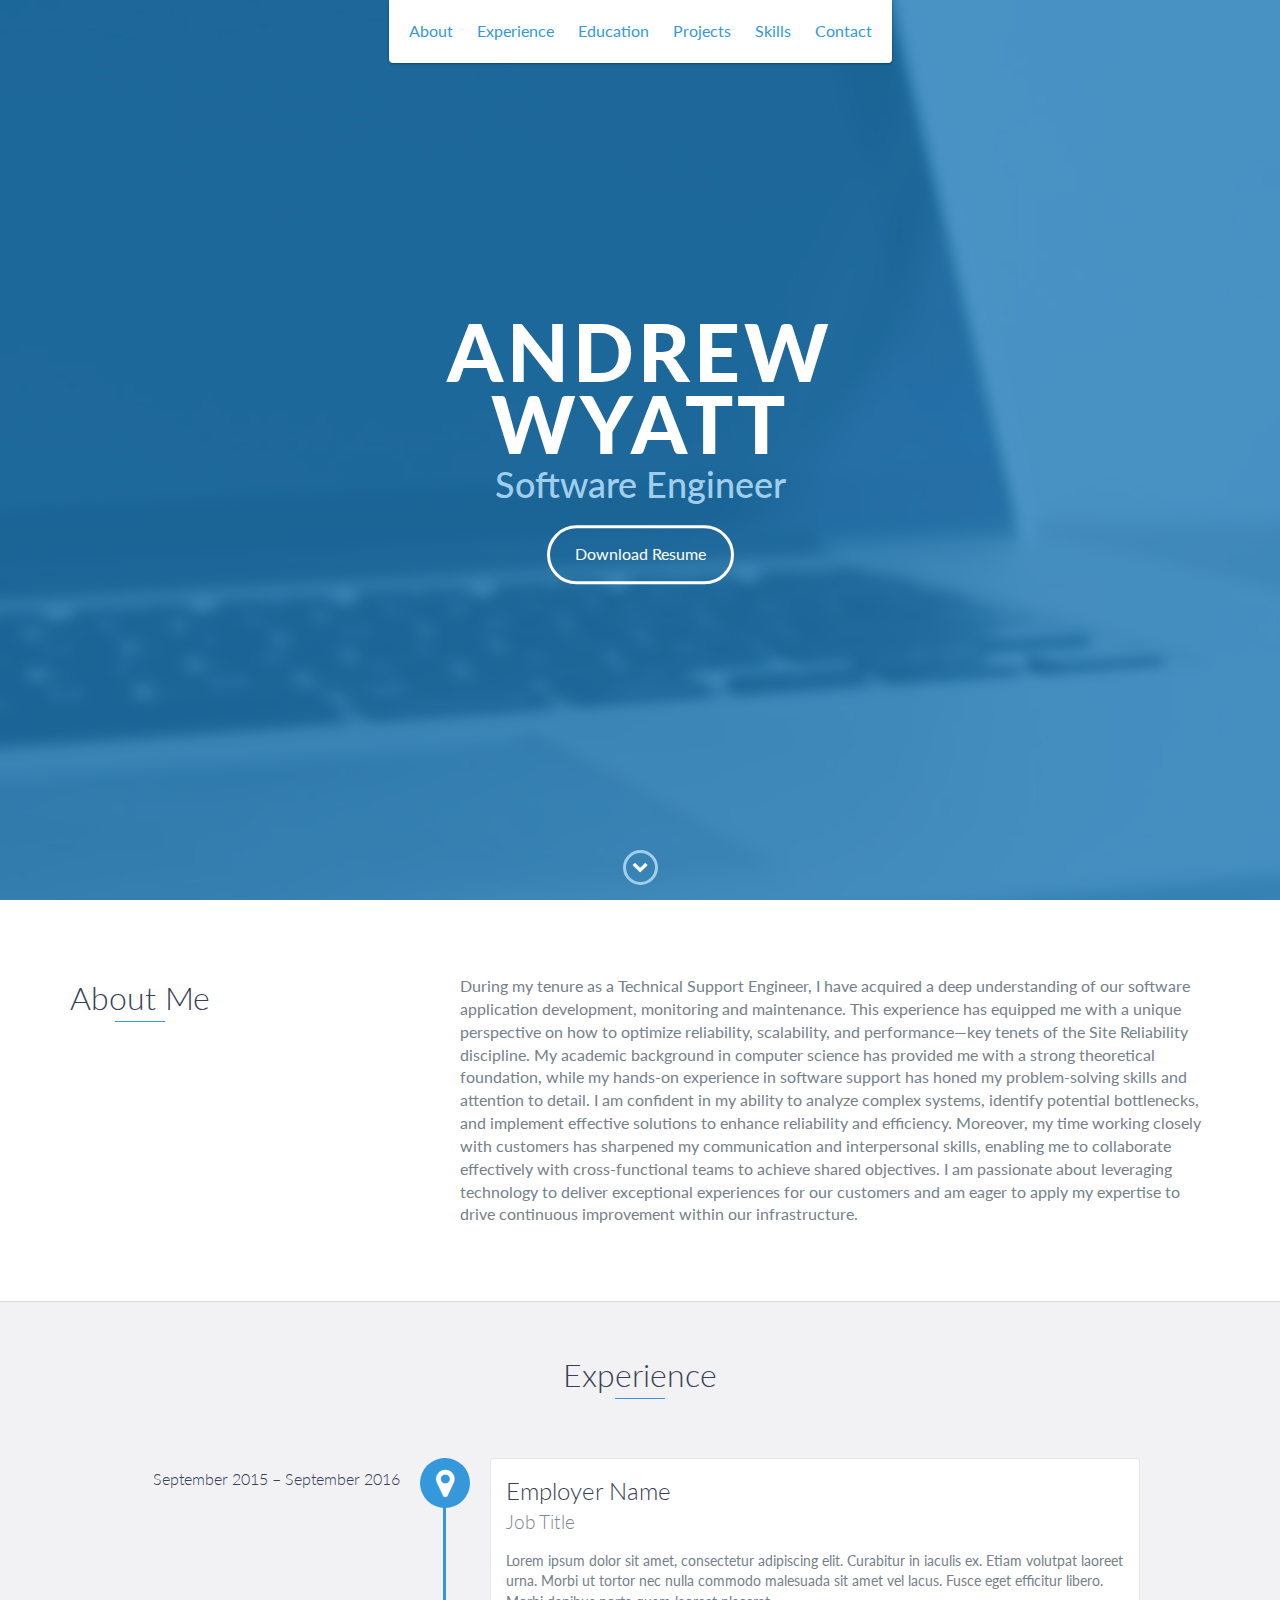
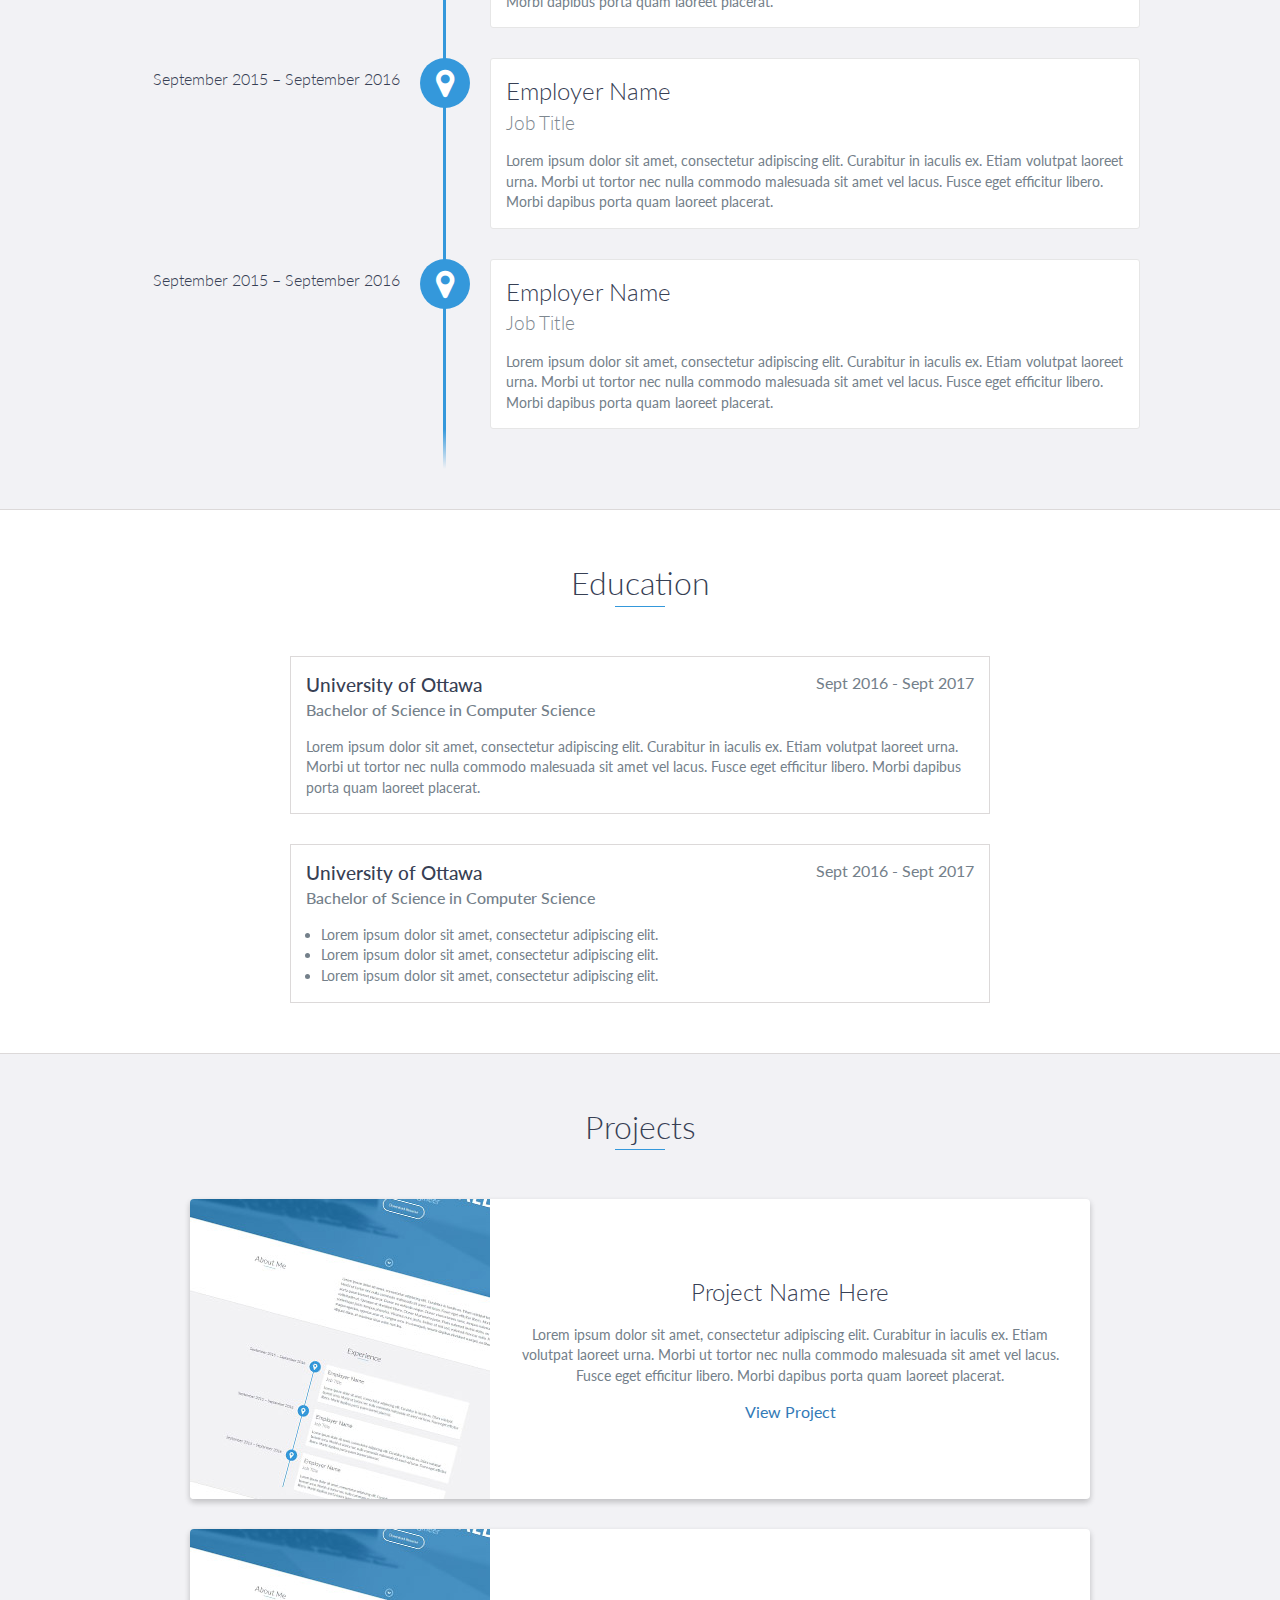
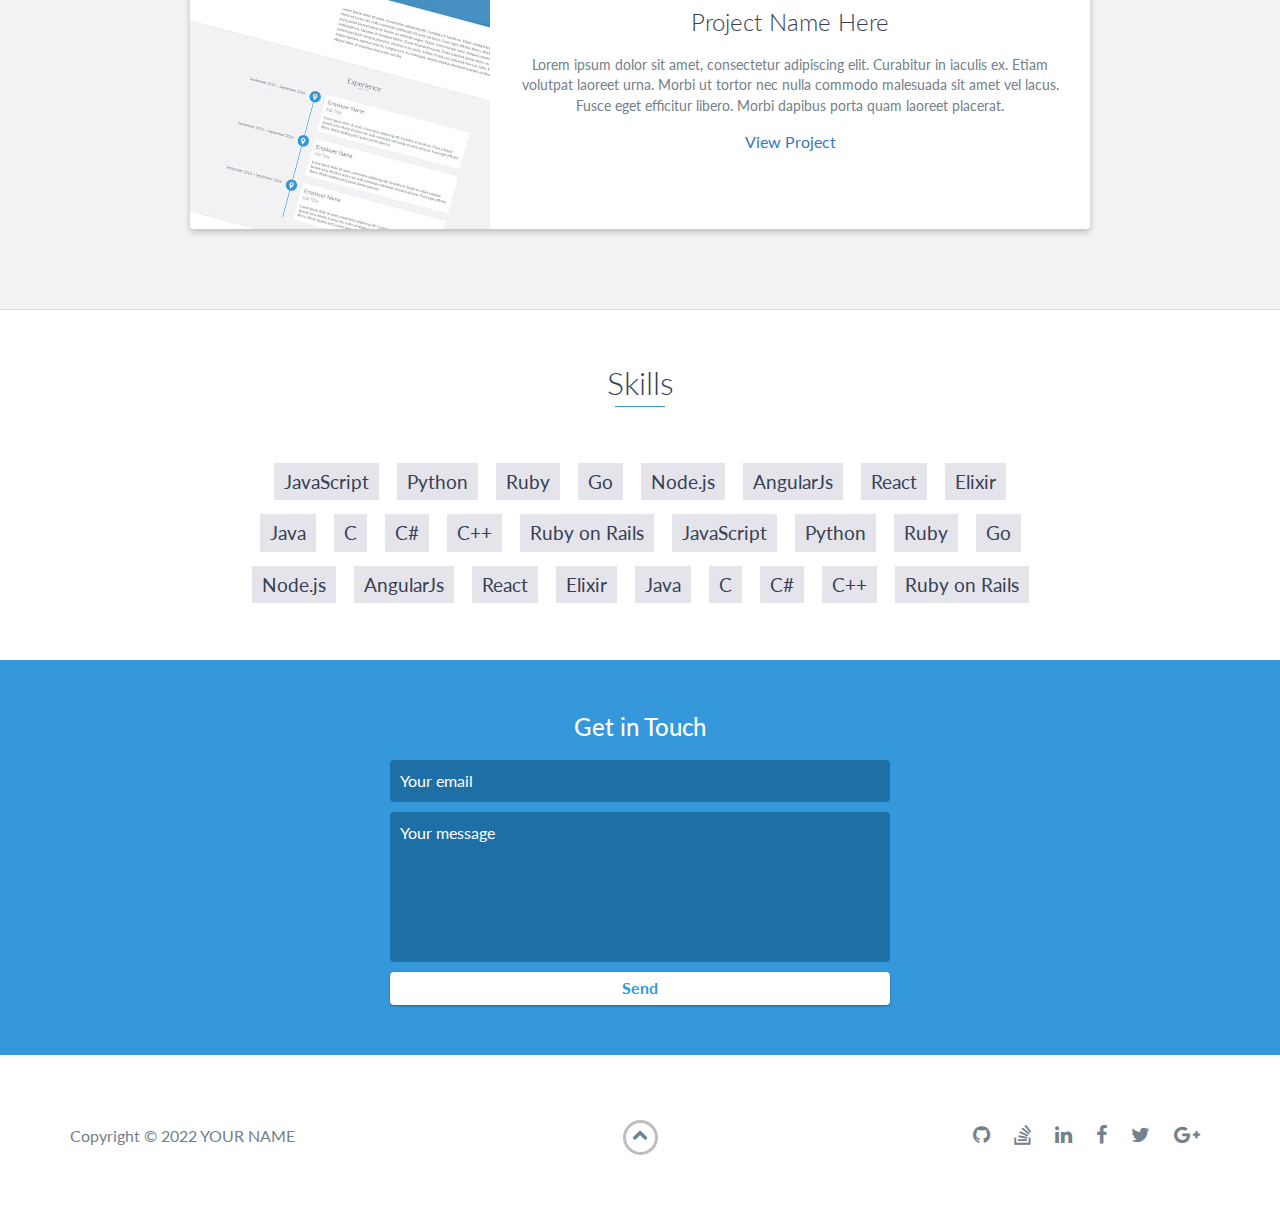
<file: index.html>
<!DOCTYPE html>
<html class="no-js" lang="en">

<head>
    <meta charset="utf-8">
    <meta http-equiv="X-UA-Compatible" content="IE=edge">
    <meta name="viewport" content="width=device-width, initial-scale=1">
    <title>My Portfolio</title>
	<link rel="shortcut icon" href="favicon.ico" type="image/x-icon">
	<link rel="icon" href="favicon.ico" type="image/x-icon">
    <link href="https://fonts.googleapis.com/css?family=Lato:300,400,700,900" rel="stylesheet">
    <link rel="stylesheet" href="libs/font-awesome/css/font-awesome.min.css">
    <link href="css/bootstrap.min.css" rel="stylesheet">
    <link href="css/styles.css" rel="stylesheet">
</head>

<body>
    <div id="mobile-menu-open" class="shadow-large">
        <i class="fa fa-bars" aria-hidden="true"></i>
    </div>
    <!-- End #mobile-menu-toggle -->
    <header>
        <div id="mobile-menu-close">
            <span>Close</span> <i class="fa fa-times" aria-hidden="true"></i>
        </div>
        <ul id="menu" class="shadow">
            <li>
                <a href="#about">About</a>
            </li>
            <li>
                <a href="#experience">Experience</a>
            </li>
            <li>
                <a href="#education">Education</a>
            </li>
            <li>
                <a href="#projects">Projects</a>
            </li>
            <li>
                <a href="#skills">Skills</a>
            </li>
            <li>
                <a href="#contact">Contact</a>
            </li>
        </ul>
    </header>
    <!-- End header -->

    <div id="lead">
        <div id="lead-content">
            <h1>Andrew Wyatt</h1>
            <h2>Software Engineer</h2>
            <a href="/resume.pdf" class="btn-rounded-white">Download Resume</a>
        </div>
        <!-- End #lead-content -->

        <div id="lead-overlay"></div>

        <div id="lead-down">
            <span>
                <i class="fa fa-chevron-down" aria-hidden="true"></i>
            </span>
        </div>
        <!-- End #lead-down -->
    </div>
    <!-- End #lead -->

    <div id="about">
        <div class="container">
            <div class="row">
                <div class="col-md-4">
                    <h2 class="heading">About Me</h2>
                </div>
                <div class="col-md-8">
                    <p>
                        During my tenure as a Technical Support Engineer, I have acquired a deep understanding of our software application development, monitoring and maintenance. This experience has equipped me with a unique perspective on how to optimize reliability, scalability, and performance—key tenets of the Site Reliability discipline.
My academic background in computer science has provided me with a strong theoretical foundation, while my hands-on experience in software support  has honed my problem-solving skills and attention to detail. I am confident in my ability to analyze complex systems, identify potential bottlenecks, and implement effective solutions to enhance reliability and efficiency.
Moreover, my time working closely with customers has sharpened my communication and interpersonal skills, enabling me to collaborate effectively with cross-functional teams to achieve shared objectives. I am passionate about leveraging technology to deliver exceptional experiences for our customers and am eager to apply my expertise to drive continuous improvement within our infrastructure.
                    </p>
                </div>
            </div>
        </div>
    </div>
    <!-- End #about -->

    <div id="experience" class="background-alt">
        <h2 class="heading">Experience</h2>
        <div id="experience-timeline">
            <div data-date="September 2015 – September 2016">
                <h3>Employer Name</h3>
                <h4>Job Title</h4>
                <p>
                    Lorem ipsum dolor sit amet, consectetur adipiscing elit. Curabitur in iaculis ex. Etiam volutpat laoreet urna. Morbi ut tortor nec nulla commodo malesuada sit amet vel lacus. Fusce eget efficitur libero. Morbi dapibus porta quam laoreet placerat.
                </p>
            </div>

            <div data-date="September 2015 – September 2016">
                <h3>Employer Name</h3>
                <h4>Job Title</h4>
                <p>
                    Lorem ipsum dolor sit amet, consectetur adipiscing elit. Curabitur in iaculis ex. Etiam volutpat laoreet urna. Morbi ut tortor nec nulla commodo malesuada sit amet vel lacus. Fusce eget efficitur libero. Morbi dapibus porta quam laoreet placerat.
                </p>
            </div>

            <div data-date="September 2015 – September 2016">
                <h3>Employer Name</h3>
                <h4>Job Title</h4>
                <p>
                    Lorem ipsum dolor sit amet, consectetur adipiscing elit. Curabitur in iaculis ex. Etiam volutpat laoreet urna. Morbi ut tortor nec nulla commodo malesuada sit amet vel lacus. Fusce eget efficitur libero. Morbi dapibus porta quam laoreet placerat.
                </p>
            </div>
        </div>
    </div>
    <!-- End #experience -->

    <div id="education">
        <h2 class="heading">Education</h2>
        <div class="education-block">
            <h3>University of Ottawa</h3>
            <span class="education-date">Sept 2016 - Sept 2017</span>
            <h4>Bachelor of Science in Computer Science</h4>
            <p>
                Lorem ipsum dolor sit amet, consectetur adipiscing elit. Curabitur in iaculis ex. Etiam volutpat laoreet urna. Morbi ut tortor nec nulla commodo malesuada sit amet vel lacus. Fusce eget efficitur libero. Morbi dapibus porta quam laoreet placerat.
            </p>
        </div>
        <!-- End .education-block -->

        <div class="education-block">
            <h3>University of Ottawa</h3>
            <span class="education-date">Sept 2016 - Sept 2017</span>
            <h4>Bachelor of Science in Computer Science</h4>
            <ul>
                <li>
                    Lorem ipsum dolor sit amet, consectetur adipiscing elit.
                </li>
                <li>
                    Lorem ipsum dolor sit amet, consectetur adipiscing elit.
                </li>
                <li>
                    Lorem ipsum dolor sit amet, consectetur adipiscing elit.
                </li>
            </ul>
        </div>
        <!-- End .education-block -->
    </div>
    <!-- End #education -->

    <div id="projects" class="background-alt">
        <h2 class="heading">Projects</h2>
        <div class="container">
            <div class="row">
                <div class="project shadow-large">
                    <div class="project-image">
                        <img src="images/project.jpg" />
                    </div>
                    <!-- End .project-image -->
                    <div class="project-info">
                        <h3>Project Name Here</h3>
                        <p>
                            Lorem ipsum dolor sit amet, consectetur adipiscing elit. Curabitur in iaculis ex. Etiam volutpat laoreet urna. Morbi ut tortor nec nulla commodo malesuada sit amet vel lacus. Fusce eget efficitur libero. Morbi dapibus porta quam laoreet placerat.
                        </p>
                        <a href="#">View Project</a>
                    </div>
                    <!-- End .project-info -->
                </div>
                <!-- End .project -->

                <div class="project shadow-large">
                    <div class="project-image">
                        <img src="images/project.jpg" />
                    </div>
                    <!-- End .project-image -->
                    <div class="project-info">
                        <h3>Project Name Here</h3>
                        <p>
                            Lorem ipsum dolor sit amet, consectetur adipiscing elit. Curabitur in iaculis ex. Etiam volutpat laoreet urna. Morbi ut tortor nec nulla commodo malesuada sit amet vel lacus. Fusce eget efficitur libero. Morbi dapibus porta quam laoreet placerat.
                        </p>
                        <a href="#">View Project</a>
                    </div>
                    <!-- End .project-info -->
                </div>
                <!-- End .project -->
            </div>
        </div>
    </div>
    <!-- End #projects -->

    <div id="skills">
        <h2 class="heading">Skills</h2>
        <ul>
            <li>JavaScript</li>
            <li>Python</li>
            <li>Ruby</li>
            <li>Go</li>
            <li>Node.js</li>
            <li>AngularJs</li>
            <li>React</li>
            <li>Elixir</li>
            <li>Java</li>
            <li>C</li>
            <li>C#</li>
            <li>C++</li>
            <li>Ruby on Rails</li>
            <li>JavaScript</li>
            <li>Python</li>
            <li>Ruby</li>
            <li>Go</li>
            <li>Node.js</li>
            <li>AngularJs</li>
            <li>React</li>
            <li>Elixir</li>
            <li>Java</li>
            <li>C</li>
            <li>C#</li>
            <li>C++</li>
            <li>Ruby on Rails</li>
        </ul>
    </div>
    <!-- End #skills -->

    <div id="contact">
        <h2>Get in Touch</h2>
        <div id="contact-form">
            <form method="POST" action="https://formspree.io/email@email.com">
                <input type="hidden" name="_subject" value="Contact request from personal website" />
                <input type="email" name="_replyto" placeholder="Your email" required>
                <textarea name="message" placeholder="Your message" required></textarea>
                <button type="submit">Send</button>
            </form>
        </div>
        <!-- End #contact-form -->
    </div>
    <!-- End #contact -->

    <footer>
        <div class="container">
            <div class="row">
                <div class="col-sm-5 copyright">
                    <p>
                        Copyright &copy; <span id="current-year">2022</span> YOUR NAME
                    </p>
                </div>
                <div class="col-sm-2 top">
                    <span id="to-top">
                        <i class="fa fa-chevron-up" aria-hidden="true"></i>
                    </span>
                </div>
                <div class="col-sm-5 social">
                    <ul>
                        <li>
                            <a href="https://github.com/" target="_blank"><i class="fa fa-github" aria-hidden="true"></i></a>
                        </li>
                        <li>
                            <a href="https://stackoverflow.com/" target="_blank"><i class="fa fa-stack-overflow" aria-hidden="true"></i></a>
                        </li>
                        <li>
                            <a href="https://linkedin.com/" target="_blank"><i class="fa fa-linkedin" aria-hidden="true"></i></a>
                        </li>
                        <li>
                            <a href="https://www.facebook.com/" target="_blank"><i class="fa fa-facebook" aria-hidden="true"></i></a>
                        </li>
                        <li>
                            <a href="https://twitter.com/" target="_blank"><i class="fa fa-twitter" aria-hidden="true"></i></a>
                        </li>
                        <li>
                            <a href="https://plus.google.com/" target="_blank"><i class="fa fa-google-plus" aria-hidden="true"></i></a>
                        </li>
                    </ul>
                </div>
            </div>
        </div>
    </footer>
    <!-- End footer -->

    <script src="https://ajax.googleapis.com/ajax/libs/jquery/1.12.4/jquery.min.js"></script>
    <script src="js/scripts.min.js"></script>
</body>

</html>
</file>
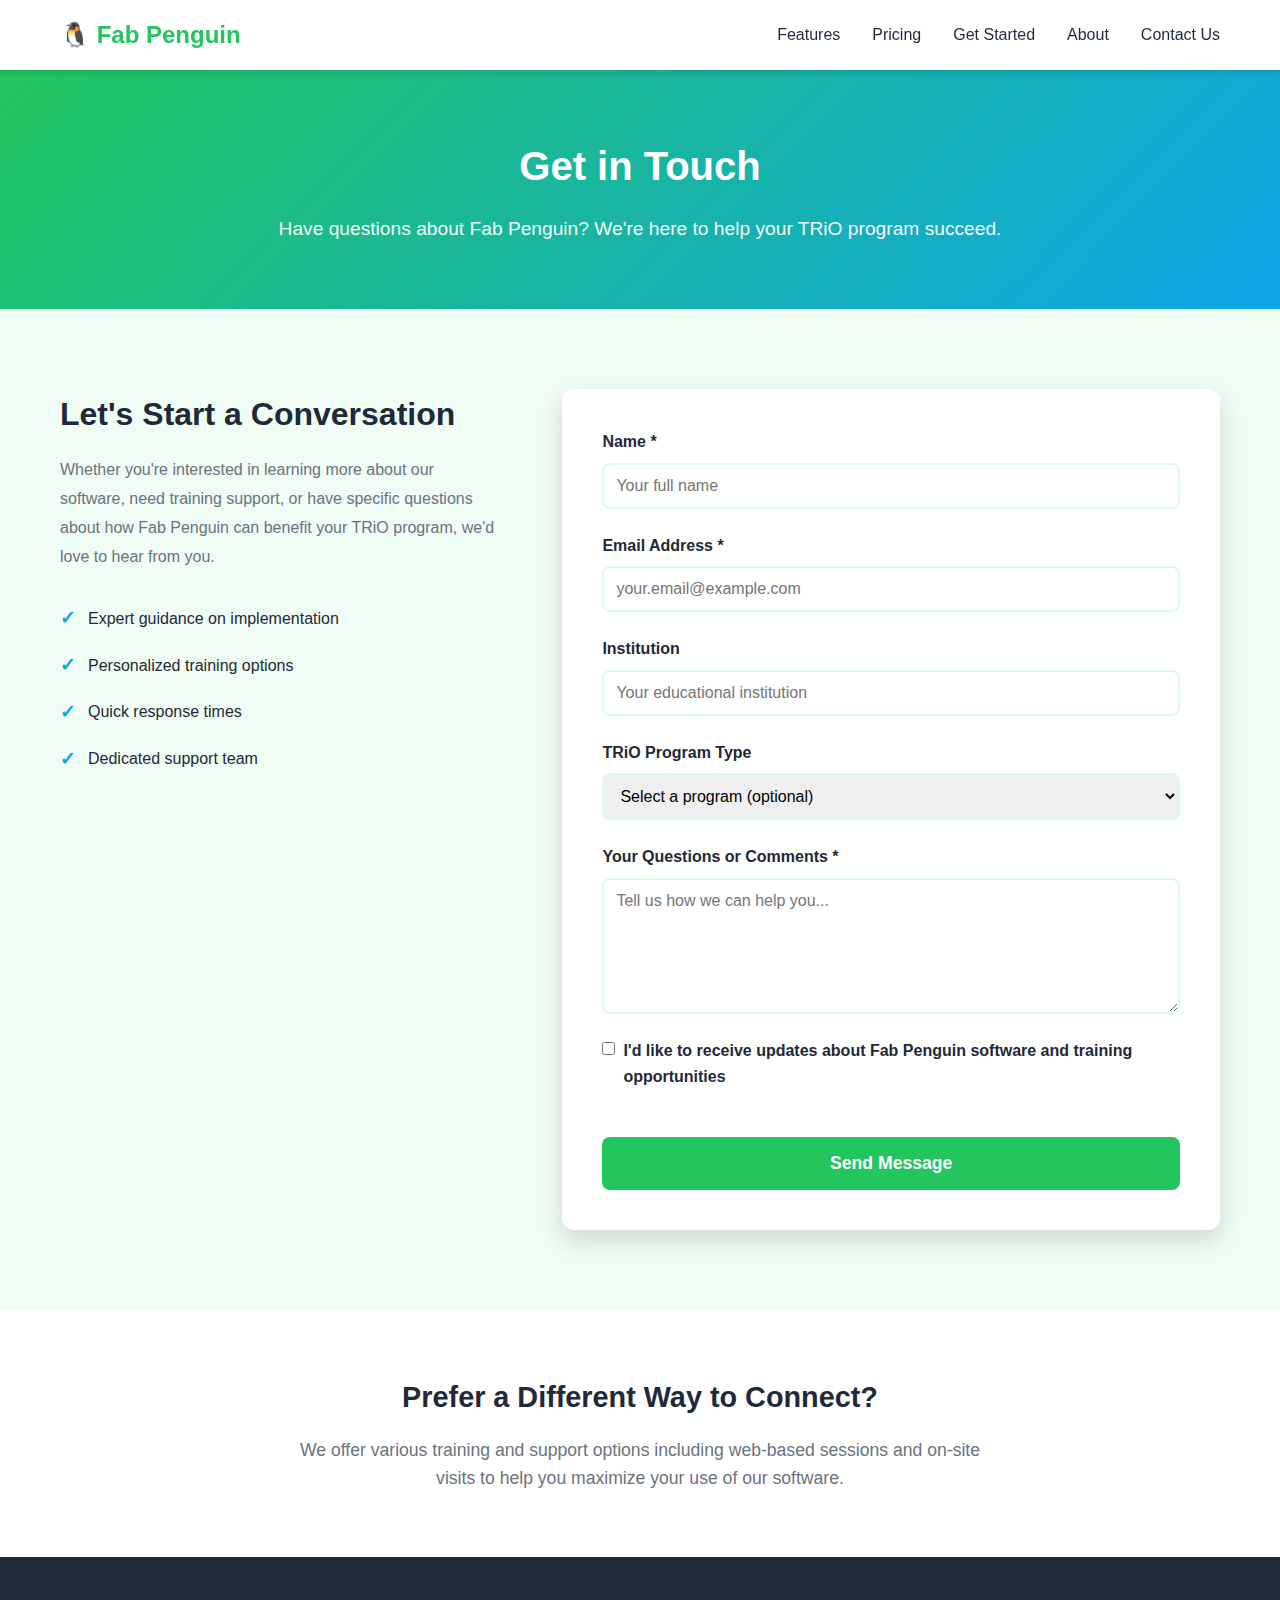
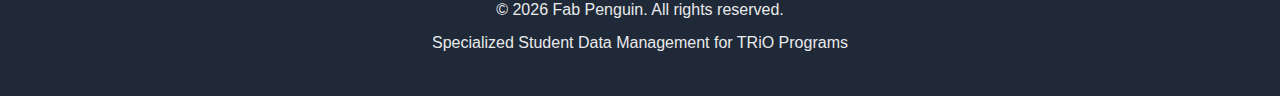
<file: contact.html>
<!DOCTYPE html>
<html lang="en">
<head>
    <meta charset="UTF-8">
    <meta name="viewport" content="width=device-width, initial-scale=1.0">
    <title>Contact Us - Fab Penguin</title>
    <link rel="stylesheet" href="styles.css">
</head>
<body>
    <!-- Navigation -->
    <nav class="navbar">
        <div class="container">
            <div class="nav-wrapper">
                <a href="index.html" class="logo">
                    <h2>🐧 Fab Penguin</h2>
                </a>
                <ul class="nav-menu">
                    <li><a href="../index.html#features">Features</a></li>
                    <li><a href="pricing.html">Pricing</a></li>
                    <li><a href="get-started.html">Get Started</a></li>
                    <li><a href="../index.html#about">About</a></li>
                    <li><a href="contact.html">Contact Us</a></li>
                </ul>
                <button class="hamburger" aria-label="Toggle menu" aria-expanded="false">
                    <span></span>
                    <span></span>
                    <span></span>
                </button>
            </div>
        </div>
    </nav>

    <!-- Contact Section -->
    <section class="contact-hero">
        <div class="container">
            <h1>Get in Touch</h1>
            <p class="contact-subtitle">Have questions about Fab Penguin? We're here to help your TRiO program succeed.</p>
        </div>
    </section>

    <section class="contact-form-section">
        <div class="container">
            <div class="contact-content">
                <div class="contact-info">
                    <h2>Let's Start a Conversation</h2>
                    <p>Whether you're interested in learning more about our software, need training support, or have specific questions about how Fab Penguin can benefit your TRiO program, we'd love to hear from you.</p>
                    
                    <div class="contact-benefits">
                        <div class="benefit-item">
                            <span class="benefit-icon">✓</span>
                            <span>Expert guidance on implementation</span>
                        </div>
                        <div class="benefit-item">
                            <span class="benefit-icon">✓</span>
                            <span>Personalized training options</span>
                        </div>
                        <div class="benefit-item">
                            <span class="benefit-icon">✓</span>
                            <span>Quick response times</span>
                        </div>
                        <div class="benefit-item">
                            <span class="benefit-icon">✓</span>
                            <span>Dedicated support team</span>
                        </div>
                    </div>
                </div>

                <div class="contact-form-container">
                    <form id="contactForm" class="contact-form">
                        <div class="form-group">
                            <label for="name">Name *</label>
                            <input type="text" id="name" name="name" required placeholder="Your full name">
                        </div>

                        <div class="form-group">
                            <label for="email">Email Address *</label>
                            <input type="email" id="email" name="email" required placeholder="your.email@example.com">
                        </div>

                        <div class="form-group">
                            <label for="institution">Institution</label>
                            <input type="text" id="institution" name="institution" placeholder="Your educational institution">
                        </div>

                        <div class="form-group">
                            <label for="program">TRiO Program Type</label>
                            <select id="program" name="program">
                                <option value="">Select a program (optional)</option>
                                <option value="upward-bound">Upward Bound</option>
                                <option value="student-support">Student Support Services</option>
                                <option value="talent-search">Talent Search</option>
                                <option value="eoc">Educational Opportunity Centers</option>
                                <option value="mcnair">Ronald E. McNair Postbaccalaureate</option>
                                <option value="veterans">Veterans Upward Bound</option>
                                <option value="other">Other</option>
                            </select>
                        </div>

                        <div class="form-group">
                            <label for="message">Your Questions or Comments *</label>
                            <textarea id="message" name="message" required rows="6" placeholder="Tell us how we can help you..."></textarea>
                        </div>

                        <div class="form-group">
                            <label class="checkbox-label">
                                <input type="checkbox" id="newsletter" name="newsletter" value="yes">
                                <span>I'd like to receive updates about Fab Penguin software and training opportunities</span>
                            </label>
                        </div>

                        <button type="submit" class="btn-primary btn-large btn-submit">Send Message</button>
                        <div id="formMessage" class="form-message"></div>
                    </form>
                </div>
            </div>
        </div>
    </section>

    <!-- Alternative Contact -->
    <section class="alt-contact">
        <div class="container">
            <h3>Prefer a Different Way to Connect?</h3>
            <p>We offer various training and support options including web-based sessions and on-site visits to help you maximize your use of our software.</p>
        </div>
    </section>

    <!-- Footer -->
    <footer class="footer">
        <div class="container">
            <p>&copy; 2026 Fab Penguin. All rights reserved.</p>
            <p>Specialized Student Data Management for TRiO Programs</p>
        </div>
    </footer>

    <script src="script.js"></script>
</body>
</html>
</file>
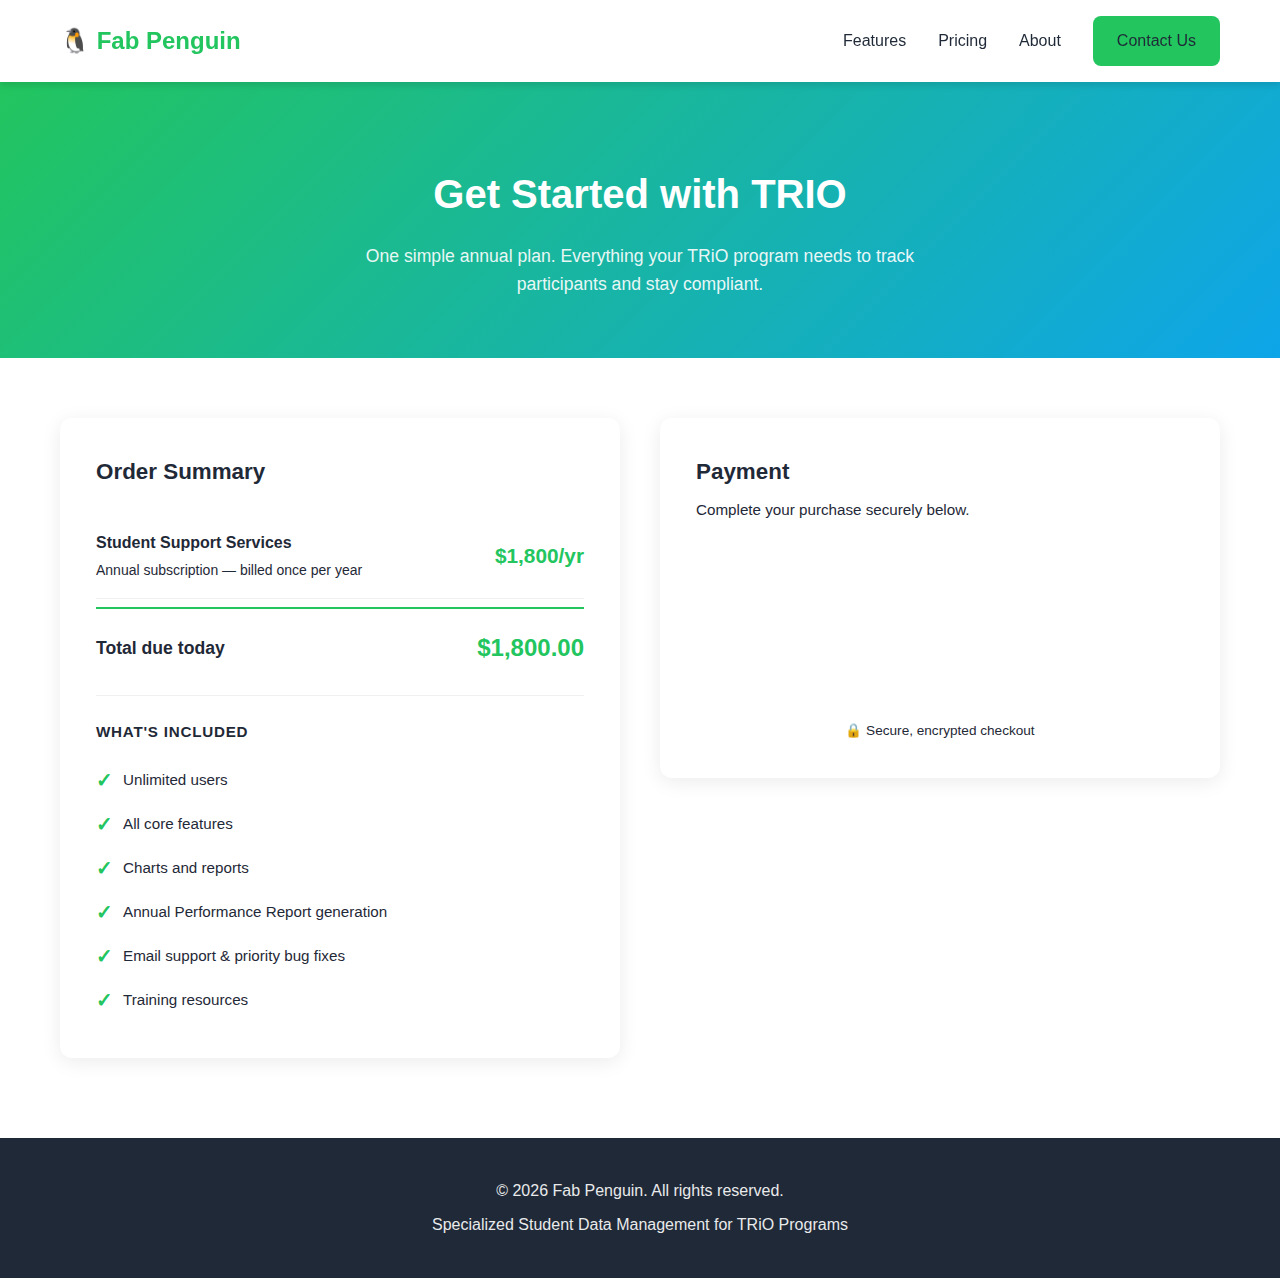
<file: get-started.html>
<!DOCTYPE html>
<html lang="en">
<head>
    <meta charset="UTF-8">
    <meta name="viewport" content="width=device-width, initial-scale=1.0">
    <title>Get Started - Fab Penguin</title>
    <link rel="stylesheet" href="styles.css">
    <script src="https://www.paypal.com/sdk/js?client-id=Ae5Kb8vCNTfhD7a84dakP0sLgJZTVrCiLyZhThsBiANkfjd02ilyPQN9BAJzFH7-9cWUer2v24r17hE0&currency=USD" defer></script>
    <style>
        .checkout-hero {
            background: linear-gradient(135deg, var(--primary-color) 0%, var(--secondary-color) 100%);
            color: white;
            padding: 80px 0 60px;
            text-align: center;
        }

        .checkout-hero h1 {
            font-size: 2.5rem;
            margin-bottom: 1rem;
        }

        .checkout-hero p {
            font-size: 1.1rem;
            opacity: 0.9;
            max-width: 560px;
            margin: 0 auto;
        }

        .checkout-section {
            padding: 60px 0 80px;
            background: var(--light-bg);
        }

        .checkout-layout {
            display: grid;
            grid-template-columns: 1fr 1fr;
            gap: 40px;
            align-items: start;
        }

        .order-summary {
            background: white;
            border-radius: 12px;
            padding: 36px;
            box-shadow: 0 4px 20px rgba(0,0,0,0.08);
        }

        .order-summary h2 {
            font-size: 1.4rem;
            margin-bottom: 24px;
            color: var(--text-color);
        }

        .order-item {
            display: flex;
            justify-content: space-between;
            align-items: center;
            padding: 16px 0;
            border-bottom: 1px solid #f0f0f0;
        }

        .order-item:last-of-type {
            border-bottom: none;
        }

        .order-item-name {
            font-weight: 600;
            color: var(--text-color);
            margin-bottom: 4px;
        }

        .order-item-desc {
            font-size: 0.875rem;
            color: var(--light-text);
        }

        .order-item-price {
            font-size: 1.3rem;
            font-weight: 700;
            color: var(--primary-color);
            white-space: nowrap;
        }

        .order-total {
            display: flex;
            justify-content: space-between;
            align-items: center;
            padding: 20px 0 0;
            margin-top: 8px;
            border-top: 2px solid var(--primary-color);
        }

        .order-total-label {
            font-size: 1.1rem;
            font-weight: 700;
            color: var(--text-color);
        }

        .order-total-price {
            font-size: 1.5rem;
            font-weight: 700;
            color: var(--primary-color);
        }

        .features-included {
            margin-top: 28px;
            padding-top: 24px;
            border-top: 1px solid #f0f0f0;
        }

        .features-included h4 {
            font-size: 0.95rem;
            color: var(--light-text);
            text-transform: uppercase;
            letter-spacing: 0.05em;
            margin-bottom: 14px;
        }

        .features-included ul {
            list-style: none;
            padding: 0;
            margin: 0;
        }

        .features-included li {
            display: flex;
            align-items: center;
            gap: 10px;
            padding: 6px 0;
            font-size: 0.95rem;
            color: var(--text-color);
        }

        .features-included .checkmark {
            color: var(--primary-color);
            font-weight: 700;
        }

        .payment-box {
            background: white;
            border-radius: 12px;
            padding: 36px;
            box-shadow: 0 4px 20px rgba(0,0,0,0.08);
        }

        .payment-box h2 {
            font-size: 1.4rem;
            margin-bottom: 8px;
            color: var(--text-color);
        }

        .payment-box .payment-subtitle {
            color: var(--light-text);
            font-size: 0.95rem;
            margin-bottom: 28px;
        }

        #paypal-button-container {
            min-height: 150px;
        }

        .payment-success {
            display: none;
            background: #e6f4ea;
            border: 1px solid #a8d5b5;
            border-radius: 8px;
            padding: 20px 24px;
            color: #2e7d32;
            text-align: center;
            font-weight: 600;
        }

        .secure-badge {
            display: flex;
            align-items: center;
            justify-content: center;
            gap: 8px;
            margin-top: 20px;
            font-size: 0.85rem;
            color: var(--light-text);
        }

        @media (max-width: 768px) {
            .checkout-layout {
                grid-template-columns: 1fr;
            }

            .checkout-hero h1 {
                font-size: 1.8rem;
            }
        }
    </style>
</head>
<body>
    <!-- Navigation -->
    <nav class="navbar">
        <div class="container">
            <div class="nav-wrapper">
                <a href="index.html" class="logo">
                    <h2>🐧 Fab Penguin</h2>
                </a>
                <ul class="nav-menu">
                    <li><a href="index.html#features">Features</a></li>
                    <li><a href="pricing.html">Pricing</a></li>
                    <li><a href="index.html#about">About</a></li>
                    <li><a href="contact.html" class="btn-primary">Contact Us</a></li>
                </ul>
            </div>
        </div>
    </nav>

    <!-- Hero -->
    <section class="checkout-hero">
        <div class="container">
            <h1>Get Started with TRIO</h1>
            <p>One simple annual plan. Everything your TRiO program needs to track participants and stay compliant.</p>
        </div>
    </section>

    <!-- Checkout -->
    <section class="checkout-section">
        <div class="container">
            <div class="checkout-layout">

                <!-- Order Summary -->
                <div class="order-summary">
                    <h2>Order Summary</h2>
                    <div class="order-item">
                        <div>
                            <div class="order-item-name">Student Support Services</div>
                            <div class="order-item-desc">Annual subscription &mdash; billed once per year</div>
                        </div>
                        <div class="order-item-price">$1,800/yr</div>
                    </div>
                    <div class="order-total">
                        <span class="order-total-label">Total due today</span>
                        <span class="order-total-price">$1,800.00</span>
                    </div>

                    <div class="features-included">
                        <h4>What's included</h4>
                        <ul>
                            <li><span class="checkmark">✓</span> Unlimited users</li>
                            <li><span class="checkmark">✓</span> All core features</li>
                            <li><span class="checkmark">✓</span> Charts and reports</li>
                            <li><span class="checkmark">✓</span> Annual Performance Report generation</li>
                            <li><span class="checkmark">✓</span> Email support &amp; priority bug fixes</li>
                            <li><span class="checkmark">✓</span> Training resources</li>
                        </ul>
                    </div>
                </div>

                <!-- Payment -->
                <div class="payment-box">
                    <h2>Payment</h2>
                    <p class="payment-subtitle">Complete your purchase securely below.</p>

                    <div id="paypal-button-container"></div>
                    <div class="payment-success" id="payment-success">
                        Payment successful! Thank you for your purchase. You will receive a confirmation email shortly.
                    </div>

                    <div class="secure-badge">
                        🔒 Secure, encrypted checkout
                    </div>
                </div>

            </div>
        </div>
    </section>

    <!-- Footer -->
    <footer class="footer">
        <div class="container">
            <p>&copy; 2026 Fab Penguin. All rights reserved.</p>
            <p>Specialized Student Data Management for TRiO Programs</p>
        </div>
    </footer>

    <script src="script.js"></script>
    <script>
        window.addEventListener('load', function () {
            paypal.Buttons({
                createOrder: function (data, actions) {
                    return actions.order.create({
                        purchase_units: [{
                            description: 'Student Support Services — Annual Subscription',
                            amount: {
                                value: '1800.00',
                                currency_code: 'USD'
                            }
                        }]
                    });
                },
                onApprove: function (data, actions) {
                    return actions.order.capture().then(function (details) {
                        document.getElementById('paypal-button-container').style.display = 'none';
                        document.getElementById('payment-success').style.display = 'block';
                    });
                },
                onError: function (err) {
                    console.error('PayPal error:', err);
                    alert('Something went wrong with your payment. Please try again or contact us.');
                }
            }).render('#paypal-button-container');
        });
    </script>
</body>
</html>
</file>
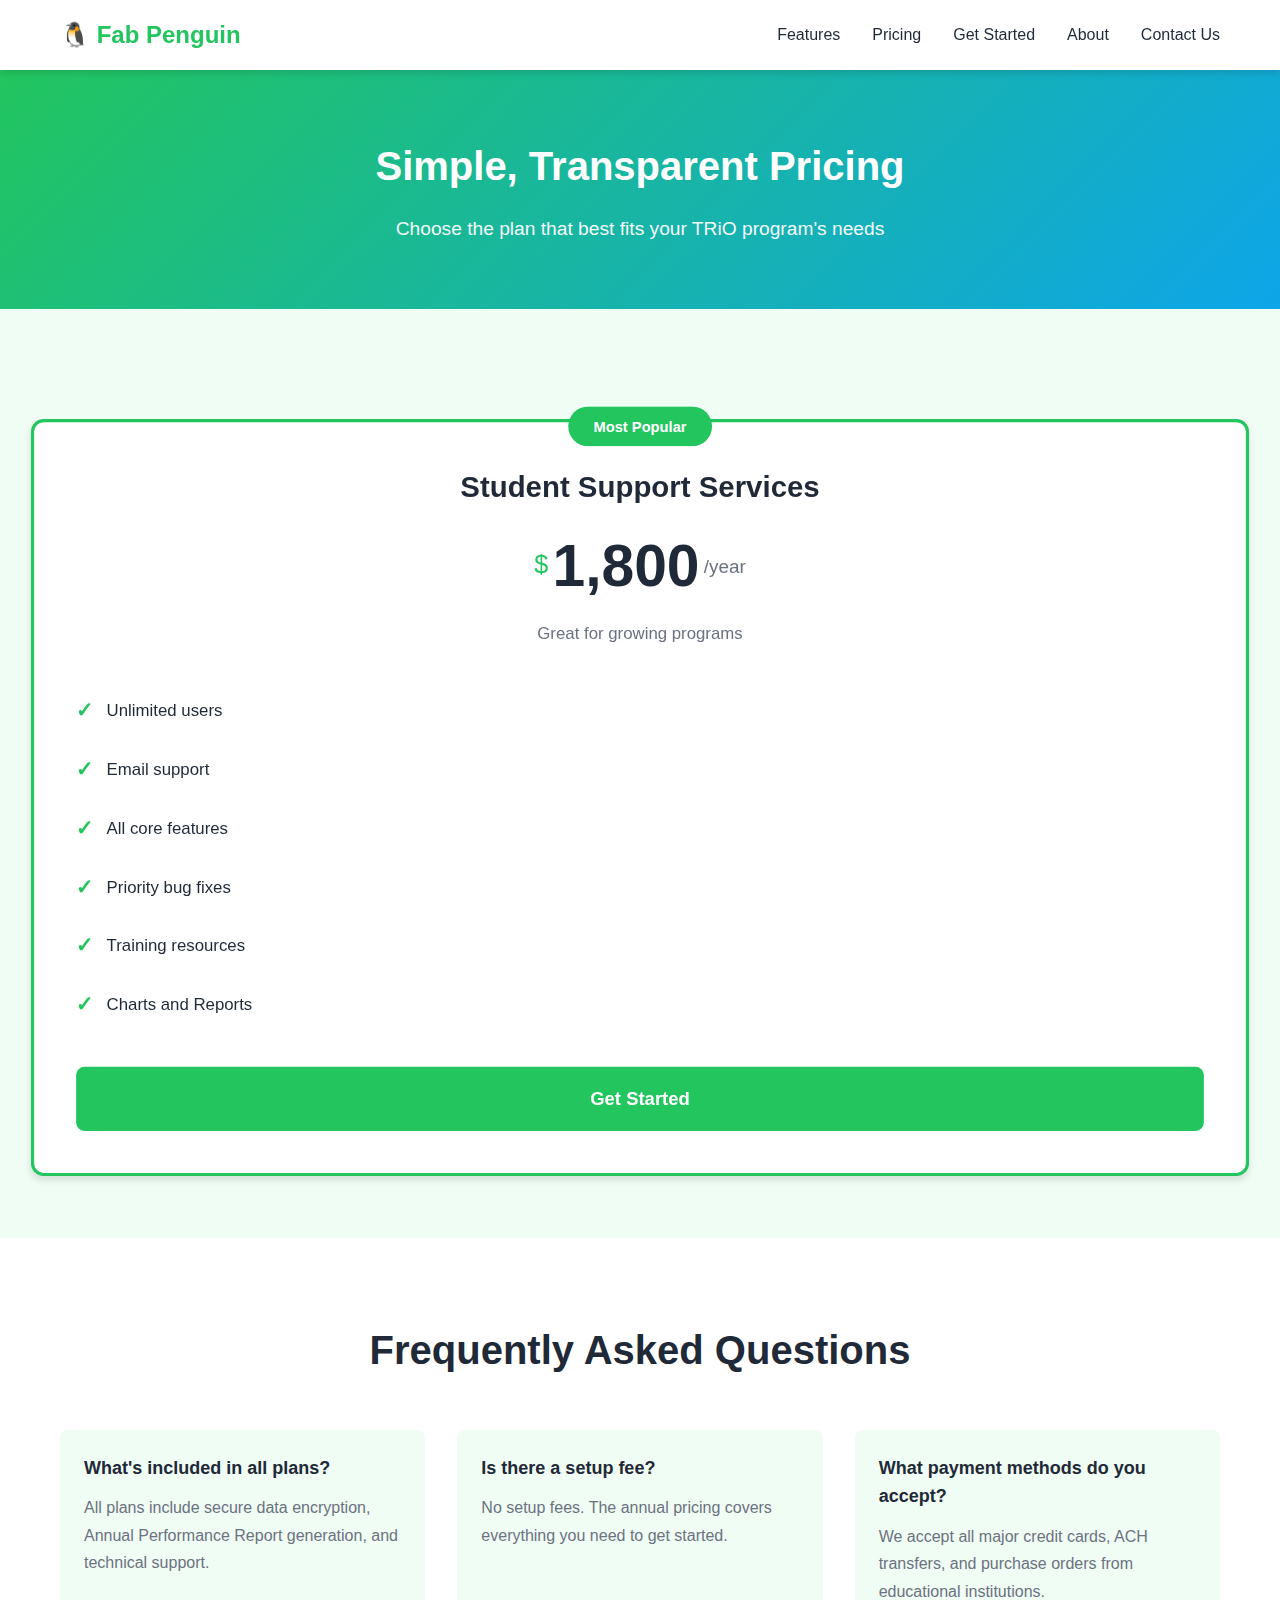
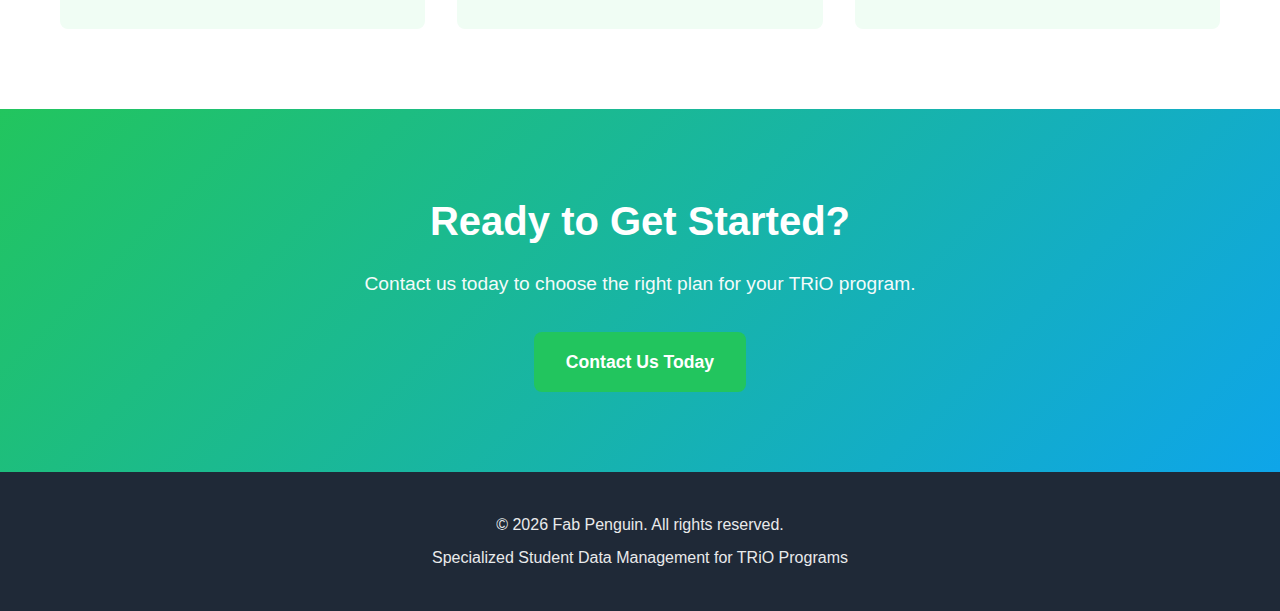
<file: pricing.html>
<!DOCTYPE html>
<html lang="en">
<head>
    <meta charset="UTF-8">
    <meta name="viewport" content="width=device-width, initial-scale=1.0">
    <title>Pricing - Fab Penguin</title>
    <link rel="stylesheet" href="styles.css">
</head>
<body>
    <!-- Navigation -->
    <nav class="navbar">
        <div class="container">
            <div class="nav-wrapper">
                <a href="index.html" class="logo">
                    <h2>🐧 Fab Penguin</h2>
                </a>
                <ul class="nav-menu">
                    <li><a href="#features">Features</a></li>
                    <li><a href="pricing.html">Pricing</a></li>
                    <li><a href="get-started.html">Get Started</a></li>
                    <li><a href="#about">About</a></li>
                    <li><a href="contact.html">Contact Us</a></li>
                </ul>
            </div>
        </div>
    </nav>

    <!-- Pricing Hero -->
    <section class="pricing-hero">
        <div class="container">
            <h1>Simple, Transparent Pricing</h1>
            <p class="pricing-subtitle">Choose the plan that best fits your TRiO program's needs</p>
        </div>
    </section>

    <!-- Pricing Section -->
    <section class="pricing-section">
        <div class="container">
            <div class="pricing-grid">
                <!-- Professional Plan -->
                <div class="pricing-card featured">
                    <div class="badge">Most Popular</div>
                    <div class="pricing-header">
                        <h3>Student Support Services</h3>
                        <div class="price">
                            <span class="currency">$</span>
                            <span class="amount">1,800</span>
                            <span class="period">/year</span>
                        </div>
                        <p class="plan-description">Great for growing programs</p>
                    </div>
                    <ul class="features-list">
                        <li><span class="checkmark">✓</span> Unlimited users</li>
                        <li><span class="checkmark">✓</span> Email support</li>
                        <li><span class="checkmark">✓</span> All core features</li>
                        <li><span class="checkmark">✓</span> Priority bug fixes</li>
                        <li><span class="checkmark">✓</span> Training resources</li>
                        <li><span class="checkmark">✓</span> Charts and Reports</li>
                    </ul>
                    <a href="get-started.html" class="btn-primary btn-large">Get Started</a>
                </div>
            </div>
        </div>
    </section>

    <!-- FAQ Section -->
    <section class="pricing-faq">
        <div class="container">
            <h2 class="section-title">Frequently Asked Questions</h2>
            <div class="faq-grid">
                <div class="faq-item">
                    <h4>What's included in all plans?</h4>
                    <p>All plans include secure data encryption, Annual Performance Report generation, and technical support.</p>
                </div>
                <div class="faq-item">
                    <h4>Is there a setup fee?</h4>
                    <p>No setup fees. The annual pricing covers everything you need to get started.</p>
                </div>
                <div class="faq-item">
                    <h4>What payment methods do you accept?</h4>
                    <p>We accept all major credit cards, ACH transfers, and purchase orders from educational institutions.</p>
                </div>
            </div>
        </div>
    </section>

    <!-- CTA Section -->
    <section class="cta">
        <div class="container">
            <h2>Ready to Get Started?</h2>
            <p>Contact us today to choose the right plan for your TRiO program.</p>
            <a href="contact.html" class="btn-primary btn-large">Contact Us Today</a>
        </div>
    </section>

    <!-- Footer -->
    <footer class="footer">
        <div class="container">
            <p>&copy; 2026 Fab Penguin. All rights reserved.</p>
            <p>Specialized Student Data Management for TRiO Programs</p>
        </div>
    </footer>

    <script src="script.js"></script>
</body>
</html>
</file>
<file: css/styles.css>
/*!
    Title: Dev Portfolio Template
    Version: 1.2.2
    Last Change: 03/25/2020
    Author: Ryan Fitzgerald
    Repo: https://github.com/RyanFitzgerald/devportfolio-template
    Issues: https://github.com/RyanFitzgerald/devportfolio-template/issues

    Description: This file contains all the styles associated with the page
    that don't come from third party libraries. This file gets compiled using
    Gulp and send to the /css folder which is then loaded on the page.
*/body{font-family:'Lato', sans-serif;font-size:16px}body.active{overflow:hidden;z-index:-1}.no-js #experience-timeline>div{background:#fff;padding:10px;margin-bottom:10px;border:1px solid #dcd9d9}.no-js #experience-timeline>div h3{font-size:1.5em;font-weight:300;color:#374054;display:inline-block;margin:0}.no-js #experience-timeline>div h4{font-size:1.2em;font-weight:300;color:#7e8890;margin:0 0 15px 0}.no-js #experience-timeline>div p{color:#74808a;font-size:0.9em;margin:0}.no-js #experience-timeline:before,.no-js #experience-timeline:after{content:none}@keyframes dropHeader{0%{transform:translateY(-100%)}100%{transform:translateY(0)}}header{position:absolute;top:0;left:0;right:0;text-align:center;z-index:10;animation-name:dropHeader;animation-iteration-count:1;animation-timing-function:ease;animation-duration:0.75s}header ul{display:inline-block;background:#fff;text-align:center;padding:10px;margin:0;border-bottom-right-radius:4px;border-bottom-left-radius:4px}header li{display:inline-block}header a{display:block;color:#3498db;padding:10px}header a:hover{color:#217dbb;text-decoration:none;background:#eee;border-radius:4px}header a:focus{color:#3498db;text-decoration:none}header.active{display:block}header.sticky{position:fixed;z-index:999}#menu.active{display:block}#mobile-menu-open{display:none;cursor:pointer;position:fixed;right:15px;top:10px;color:#3498db;font-size:1.5em;z-index:20;padding:0 7px;border-radius:4px;background:#fff}#mobile-menu-close{display:none;text-align:right;width:100%;background:#fff;font-size:1.5em;padding-right:15px;padding-top:10px;cursor:pointer;color:#3498db}#mobile-menu-close span{font-size:0.5em;text-transform:uppercase}#mobile-menu-close i{vertical-align:middle}footer{padding:50px 0}.copyright{padding-top:20px}.copyright p{margin:0;color:#74808a}.top{text-align:center}.top span{cursor:pointer;display:block;margin:15px auto 0 auto;width:35px;height:35px;border-radius:50%;border:3px solid #b9bfc4;text-align:center}.top i{color:#74808a}.social{text-align:right}.social ul{margin:5px 0 0 0;padding:0}.social li{display:inline-block;font-size:1.25em;list-style:none}.social a{display:block;color:#74808a;padding:10px}.social a:hover{color:#3498db}.btn-rounded-white{display:inline-block;color:#fff;padding:15px 25px;border:3px solid #fff;border-radius:30px;transition:.5s ease all}.btn-rounded-white:hover{color:#3498db;background:#fff;text-decoration:none}.shadow{box-shadow:0 1px 3px rgba(0,0,0,0.12),0 1px 2px rgba(0,0,0,0.24)}.shadow-large{box-shadow:0 3px 6px rgba(0,0,0,0.08),0 3px 6px rgba(0,0,0,0.15)}.heading{position:relative;display:inline-block;font-size:2em;font-weight:300;margin:0 0 30px 0}.heading:after{position:absolute;content:'';top:100%;height:1px;width:50px;left:0;right:0;margin:0 auto;background:#3498db}.background-alt{background:#f2f2f5}#lead{position:relative;height:100vh;min-height:500px;max-height:1080px;background:url(../images/lead-bg.jpg);background-size:cover;padding:15px;overflow:hidden}#lead-content{position:absolute;z-index:10;top:50%;left:50%;transform:translate(-50%, -50%);text-align:center}#lead-content h1,#lead-content h2{margin:0}#lead-content h1{color:#fff;font-weight:900;font-size:5em;text-transform:uppercase;letter-spacing:0.05em;line-height:0.9em}#lead-content h2{color:#a0cfee;font-weight:500;font-size:2.25em;margin-bottom:15px}#lead-overlay{position:absolute;height:100%;width:100%;top:0;right:0;bottom:0;left:0;background:rgba(33,125,187,0.8);z-index:1}#lead-down{position:absolute;left:0;right:0;width:100%;text-align:center;z-index:10;bottom:15px;color:#fff}#lead-down span{cursor:pointer;display:block;margin:0 auto;width:35px;height:35px;border-radius:50%;border:3px solid #a0cfee;text-align:center}#lead-down i{animation:pulsate 1.5s ease;animation-iteration-count:infinite;padding-top:5px}@keyframes pulsate{0%{transform:scale(1, 1)}50%{transform:scale(1.2, 1.2)}100%{transform:scale(1, 1)}}#about{padding:75px 15px;border-bottom:1px solid #dcd9d9}#about h2{color:#374054}#about p{color:#74808a;margin:0}#experience{padding:50px 15px;text-align:center;border-bottom:1px solid #dcd9d9}#experience h2{color:#374054}#experience-timeline{margin:30px auto 0 auto;position:relative;max-width:1000px}#experience-timeline:before{position:absolute;content:'';top:0;bottom:0;left:303px;right:auto;height:100%;width:3px;background:#3498db;z-index:0}#experience-timeline:after{position:absolute;content:'';width:3px;height:40px;background:#3498db;background:linear-gradient(to bottom, #3498db, rgba(52,152,219,0));top:100%;left:303px}.vtimeline-content{margin-left:350px;background:#fff;border:1px solid #e6e6e6;padding:15px;border-radius:3px;text-align:left}.vtimeline-content h3{font-size:1.5em;font-weight:300;color:#374054;display:inline-block;margin:0}.vtimeline-content h4{font-size:1.2em;font-weight:300;color:#7e8890;margin:0 0 15px 0}.vtimeline-content p{color:#74808a;font-size:0.9em;margin:0}.vtimeline-point{position:relative;display:block;vertical-align:top;margin-bottom:30px}.vtimeline-icon{position:relative;color:#fff;width:50px;height:50px;background:#3498db;border-radius:50%;float:left;z-index:99;margin-left:280px}.vtimeline-icon i{display:block;font-size:2em;margin-top:10px}.vtimeline-date{width:260px;text-align:right;position:absolute;left:0;top:10px;font-weight:300;color:#374054}#education{padding:50px 15px 20px 15px;border-bottom:1px solid #dcd9d9;text-align:center}#education h2{color:#374054;margin-bottom:50px}.education-block{max-width:700px;margin:0 auto 30px auto;padding:15px;border:1px solid #dcd9d9;text-align:left}.education-block h3{font-weight:500;float:left;margin:0;color:#374054}.education-block span{color:#74808a;float:right}.education-block h4{color:#74808a;clear:both;font-weight:500;margin:0 0 15px 0}.education-block p,.education-block ul{margin:0;color:#74808a;font-size:0.9em}.education-block ul{padding:0 0 0 15px}#projects{padding:50px 15px;border-bottom:1px solid #dcd9d9;text-align:center}#projects h2{color:#374054;margin-bottom:50px}.project{position:relative;max-width:900px;margin:0 auto 30px auto;overflow:hidden;background:#fff;border-radius:4px}.project-image{float:left}.project-info{position:absolute;top:50%;transform:translateY(-50%);margin-left:300px;padding:15px}.project-info h3{font-size:1.5em;font-weight:300;color:#374054;margin:0 0 15px 0}.project-info p{color:#74808a;margin:0 0 15px 0;font-size:0.9em}.no-image .project-info{position:relative;margin:0;padding:30px 15px;transform:none}#more-projects{display:none}#skills{padding:50px 15px;text-align:center}#skills h2{color:#374054;margin-bottom:50px}#skills ul{display:block;margin:0 auto;padding:0;max-width:800px}#skills li{display:inline-block;margin:7px;padding:5px 10px;color:#374054;background:#e4e4ea;list-style:none;cursor:default;font-size:1.2em}#contact{padding:50px 15px;background:#3498db;text-align:center}#contact h2{margin:0 0 15px 0;color:#fff;font-weight:500}#contact-form{max-width:500px;margin:0 auto}#contact-form input,#contact-form textarea{display:block;width:100%;padding:10px;border-radius:4px;border:none;margin-bottom:10px;background:#1d6fa5;color:#fff;transition:.5s ease all}#contact-form input::-webkit-input-placeholder,#contact-form textarea::-webkit-input-placeholder{color:#fff}#contact-form input:-moz-placeholder,#contact-form textarea:-moz-placeholder{color:#fff;opacity:1}#contact-form input::-moz-placeholder,#contact-form textarea::-moz-placeholder{color:#fff;opacity:1}#contact-form input:-ms-input-placeholder,#contact-form textarea:-ms-input-placeholder{color:#fff}#contact-form input:focus,#contact-form textarea:focus{outline:none;background:#16527a}#contact-form textarea{height:150px;resize:none}#contact-form button{display:block;width:100%;background:#fff;border-radius:4px;padding:5px 10px;border:none;color:#3498db;font-weight:700;box-shadow:0 1px 3px rgba(0,0,0,0.12),0 1px 2px rgba(0,0,0,0.24);transition:.5s ease all}#contact-form button:hover{box-shadow:0 10px 20px rgba(0,0,0,0.19),0 6px 6px rgba(0,0,0,0.23)}.optional-section{padding:50px 15px;text-align:center;border-top:1px solid #dcd9d9}.optional-section h2{color:#374054}.optional-section-block{max-width:700px;margin:0 auto 30px auto;padding:15px;border:1px solid #dcd9d9;background:#fff;text-align:left}.optional-section-block h3{font-weight:500;margin:0 0 15px 0;color:#374054}.optional-section-block h4{color:#74808a;clear:both;font-weight:500;margin:0 0 15px 0}.optional-section-block p,.optional-section-block ul{margin:0 0 15px 0;color:#74808a;font-size:0.9em}.optional-section-block ul{padding:0 0 0 15px}@media only screen and (max-width: 750px){#experience-timeline:before,#experience-timeline:after{left:23px}.vtimeline-date{width:auto;text-align:left;position:relative;margin-bottom:15px;display:block;margin-left:70px}.vtimeline-icon{margin-left:0}.vtimeline-content{margin-left:70px}}@media only screen and (max-width: 992px){#lead{height:auto;min-height:auto;max-height:auto;padding:100px 15px}#lead-content{position:relative;transform:none;left:auto;top:auto}#lead-content h1{font-size:3em}#lead-content h2{font-size:1.75em}#about{text-align:center}#about p{text-align:left}}@media only screen and (max-width: 768px){header{position:fixed;display:none;z-index:999;animation:none;bottom:0;height:100%}#mobile-menu-open,#mobile-menu-close{display:block}#menu{height:100%;overflow-y:auto;box-shadow:none;border-radius:0;width:100%}#menu li{display:block;margin-bottom:10px}#lead-content h1{font-size:2em}#lead-content h2{font-size:1.3em}#lead-content a{padding:10px 20px}#lead-down{display:none}.education-block h3,.education-block span{float:none}.project-image{display:none}.project-info{position:relative;margin:0;padding:30px 15px;top:auto;transform:none}footer{text-align:center}.social{text-align:center}}@media only screen and (max-width: 480px){#lead-content h1{font-size:1.5em}#lead-content h2{font-size:1em}#lead-content a{font-size:0.9em;padding:5px 10px}}
</file>
<file: styles.css>
/* Reset and Base Styles */
* {
    margin: 0;
    padding: 0;
    box-sizing: border-box;
}

:root {
    --primary-color: #22c55e;
    --primary-dark: #16a34a;
    --secondary-color: #0ea5e9;
    --text-dark: #1f2937;
    --text-light: #6b7280;
    --bg-light: #f0fdf4;
    --bg-white: #ffffff;
    --border-color: #dcfce7;
    --shadow: 0 4px 6px rgba(0, 0, 0, 0.1);
    --shadow-lg: 0 10px 25px rgba(0, 0, 0, 0.15);
}

body {
    font-family: -apple-system, BlinkMacSystemFont, 'Segoe UI', Roboto, Oxygen, Ubuntu, Cantarell, sans-serif;
    line-height: 1.6;
    color: var(--text-dark);
    background-color: var(--bg-white);
}

.container {
    max-width: 1200px;
    margin: 0 auto;
    padding: 0 20px;
}

/* Navigation */
.navbar {
    background-color: var(--bg-white);
    box-shadow: var(--shadow);
    position: sticky;
    top: 0;
    z-index: 1000;
}

.nav-wrapper {
    display: flex;
    justify-content: space-between;
    align-items: center;
    padding: 1rem 0;
}

.logo {
    text-decoration: none;
    cursor: pointer;
    transition: opacity 0.3s;
}

.logo:hover {
    opacity: 0.8;
}

.logo h2 {
    color: var(--primary-color);
    font-size: 1.5rem;
}

.nav-menu {
    display: flex;
    list-style: none;
    gap: 2rem;
    align-items: center;
}

.nav-menu a {
    text-decoration: none;
    color: var(--text-dark);
    font-weight: 500;
    transition: color 0.3s;
}

.nav-menu a:hover {
    color: var(--primary-color);
}

.hamburger {
    display: none;
    flex-direction: column;
    justify-content: space-between;
    width: 28px;
    height: 20px;
    background: none;
    border: none;
    cursor: pointer;
    padding: 0;
}

.hamburger span {
    display: block;
    height: 3px;
    width: 100%;
    background-color: var(--primary-color);
    border-radius: 2px;
    transition: transform 0.3s ease, opacity 0.3s ease;
}

.hamburger.open span:nth-child(1) {
    transform: translateY(8.5px) rotate(45deg);
}

.hamburger.open span:nth-child(2) {
    opacity: 0;
}

.hamburger.open span:nth-child(3) {
    transform: translateY(-8.5px) rotate(-45deg);
}

/* Buttons */
.btn-primary, .btn-secondary {
    padding: 0.75rem 1.5rem;
    border-radius: 8px;
    text-decoration: none;
    font-weight: 600;
    transition: all 0.3s;
    display: inline-block;
    border: none;
    cursor: pointer;
    font-size: 1rem;
}

.btn-primary {
    background-color: var(--primary-color);
    color: white;
}

.btn-primary:hover {
    background-color: var(--primary-dark);
    transform: translateY(-2px);
    box-shadow: var(--shadow-lg);
}

@keyframes btn-spin {
    to { transform: rotate(360deg); }
}

.btn-loading {
    pointer-events: none;
    opacity: 0.8;
    display: inline-flex;
    align-items: center;
    gap: 0.5rem;
}

.btn-loading::before {
    content: '';
    width: 1em;
    height: 1em;
    border: 2px solid rgba(255, 255, 255, 0.4);
    border-top-color: white;
    border-radius: 50%;
    animation: btn-spin 0.7s linear infinite;
    flex-shrink: 0;
}

.btn-secondary {
    background-color: transparent;
    color: var(--primary-color);
    border: 2px solid var(--primary-color);
}

.btn-large {
    padding: 1rem 2rem;
    font-size: 1.1rem;
}

/* Hero Section */
.hero {
    background: linear-gradient(135deg, rgba(34, 197, 94, 0.85) 0%, rgba(14, 165, 233, 0.85) 100%), url('media/background.jpg');
    background-size: cover;
    background-position: center;
    background-attachment: fixed;
    color: white;
    padding: 6rem 0;
    text-align: center;
}

.hero-content h1 {
    font-size: 3rem;
    margin-bottom: 1.5rem;
    font-weight: 700;
}

.hero-subtitle {
    font-size: 1.25rem;
    margin-bottom: 2rem;
    opacity: 0.95;
    max-width: 700px;
    margin-left: auto;
    margin-right: auto;
}

.hero-buttons {
    display: flex;
    gap: 1rem;
    justify-content: center;
    flex-wrap: wrap;
}

/* Features Section */
.features {
    padding: 5rem 0;
    background-color: var(--bg-light);
}

.section-title {
    text-align: center;
    font-size: 2.5rem;
    margin-bottom: 1rem;
    color: var(--text-dark);
}

.section-subtitle {
    text-align: center;
    font-size: 1.2rem;
    color: var(--text-light);
    margin-bottom: 3rem;
}

.features-grid {
    display: grid;
    grid-template-columns: repeat(auto-fit, minmax(300px, 1fr));
    gap: 2rem;
    margin-top: 3rem;
}

.feature-card {
    background-color: var(--bg-white);
    padding: 2rem;
    border-radius: 12px;
    box-shadow: var(--shadow);
    transition: transform 0.3s, box-shadow 0.3s;
}

.feature-card:hover {
    transform: translateY(-5px);
    box-shadow: var(--shadow-lg);
}

.feature-icon {
    font-size: 3rem;
    margin-bottom: 1rem;
}

.feature-card h3 {
    font-size: 1.5rem;
    margin-bottom: 1rem;
    color: var(--text-dark);
}

.feature-card p {
    color: var(--text-light);
    line-height: 1.7;
}

/* Platforms Section */
.platforms {
    padding: 5rem 0;
    background-color: var(--bg-white);
}

.platform-options {
    display: grid;
    grid-template-columns: repeat(auto-fit, minmax(250px, 1fr));
    gap: 2rem;
    margin-top: 3rem;
}

.platform-item {
    text-align: center;
    padding: 2rem;
    background-color: var(--bg-light);
    border-radius: 12px;
    transition: transform 0.3s;
}

.platform-item:hover {
    transform: scale(1.05);
}

.platform-icon {
    font-size: 3.5rem;
    margin-bottom: 1rem;
}

.platform-item h4 {
    font-size: 1.3rem;
    margin-bottom: 0.5rem;
    color: var(--text-dark);
}

.platform-item p {
    color: var(--text-light);
}

/* About Section */
.about {
    padding: 5rem 0;
    background-color: var(--bg-light);
}

.about-content {
    max-width: 800px;
    margin: 0 auto;
}

.about-text {
    font-size: 1.1rem;
    color: var(--text-light);
    margin-bottom: 1.5rem;
    line-height: 1.8;
}

/* CTA Section */
.cta {
    background: linear-gradient(135deg, #22c55e 0%, #0ea5e9 100%);
    color: white;
    padding: 5rem 0;
    text-align: center;
}

.cta h2 {
    font-size: 2.5rem;
    margin-bottom: 1rem;
}

.cta p {
    font-size: 1.2rem;
    margin-bottom: 2rem;
    opacity: 0.95;
}

/* Contact Page */
.contact-hero {
    background: linear-gradient(135deg, #22c55e 0%, #0ea5e9 100%);
    color: white;
    padding: 4rem 0;
    text-align: center;
}

.contact-hero h1 {
    font-size: 2.5rem;
    margin-bottom: 1rem;
}

.contact-subtitle {
    font-size: 1.2rem;
    opacity: 0.95;
}

.contact-form-section {
    padding: 5rem 0;
    background-color: var(--bg-light);
}

.contact-content {
    display: grid;
    grid-template-columns: 1fr 1.5fr;
    gap: 4rem;
    align-items: start;
}

.contact-info h2 {
    font-size: 2rem;
    margin-bottom: 1rem;
    color: var(--text-dark);
}

.contact-info p {
    color: var(--text-light);
    line-height: 1.8;
    margin-bottom: 2rem;
}

.contact-benefits {
    display: flex;
    flex-direction: column;
    gap: 1rem;
}

.benefit-item {
    display: flex;
    align-items: center;
    gap: 0.75rem;
    color: var(--text-dark);
}

.benefit-icon {
    color: var(--secondary-color);
    font-weight: bold;
    font-size: 1.2rem;
}

/* Contact Form */
.contact-form-container {
    background-color: var(--bg-white);
    padding: 2.5rem;
    border-radius: 12px;
    box-shadow: var(--shadow-lg);
}

.contact-form {
    display: flex;
    flex-direction: column;
    gap: 1.5rem;
}

.form-group {
    display: flex;
    flex-direction: column;
}

.form-group label {
    font-weight: 600;
    margin-bottom: 0.5rem;
    color: var(--text-dark);
}

.form-group input,
.form-group select,
.form-group textarea {
    padding: 0.75rem;
    border: 2px solid var(--border-color);
    border-radius: 8px;
    font-size: 1rem;
    font-family: inherit;
    transition: border-color 0.3s;
}

.form-group input:focus,
.form-group select:focus,
.form-group textarea:focus {
    outline: none;
    border-color: var(--primary-color);
}

.form-group textarea {
    resize: vertical;
}

.checkbox-label {
    display: flex;
    align-items: start;
    gap: 0.5rem;
    cursor: pointer;
    font-weight: normal;
}

.checkbox-label input[type="checkbox"] {
    margin-top: 0.25rem;
    cursor: pointer;
}

.btn-submit {
    margin-top: 1rem;
    width: 100%;
}

.form-message {
    padding: 1rem;
    border-radius: 8px;
    margin-top: 1rem;
    display: none;
    text-align: center;
    font-weight: 600;
}

.form-message.success {
    background-color: #d1fae5;
    color: #065f46;
    display: block;
}

.form-message.error {
    background-color: #fee2e2;
    color: #991b1b;
    display: block;
}

/* Alternative Contact */
.alt-contact {
    padding: 4rem 0;
    background-color: var(--bg-white);
    text-align: center;
}

.alt-contact h3 {
    font-size: 1.8rem;
    margin-bottom: 1rem;
    color: var(--text-dark);
}

.alt-contact p {
    color: var(--text-light);
    font-size: 1.1rem;
    max-width: 700px;
    margin: 0 auto;
}

/* Footer */
.footer {
    background-color: var(--text-dark);
    color: white;
    padding: 2rem 0;
    text-align: center;
}

.footer p {
    margin: 0.5rem 0;
    opacity: 0.9;
}

/* Responsive Design */
@media (max-width: 768px) {
    .hero-content h1 {
        font-size: 2rem;
    }

    .hero-subtitle {
        font-size: 1rem;
    }

    .section-title {
        font-size: 2rem;
    }

    .features-grid {
        grid-template-columns: 1fr;
    }

    .contact-content {
        grid-template-columns: 1fr;
        gap: 2rem;
    }

    .hamburger {
        display: flex;
    }

    .nav-menu {
        display: none;
        position: absolute;
        top: 100%;
        left: 0;
        right: 0;
        background-color: var(--bg-white);
        box-shadow: 0 4px 12px rgba(0,0,0,0.1);
        flex-direction: column;
        gap: 0;
        padding: 0.5rem 0;
    }

    .nav-menu.open {
        display: flex;
    }

    .nav-menu li {
        width: 100%;
    }

    .nav-menu a {
        display: block;
        padding: 0.85rem 1.5rem;
        font-size: 1rem;
        border-bottom: 1px solid #f0f0f0;
    }

    .nav-menu li:last-child a {
        border-bottom: none;
    }

    .nav-menu a.btn-primary {
        margin: 0.75rem 1.5rem;
        text-align: center;
        border-radius: 8px;
        border-bottom: none;
    }
}

@media (max-width: 480px) {
    .hero {
        padding: 3rem 0;
    }

    .hero-buttons {
        flex-direction: column;
        width: 100%;
    }

    .hero-buttons a {
        width: 100%;
        text-align: center;
    }

    .contact-form-container {
        padding: 1.5rem;
    }
}

/* Pricing Page Styles */
.pricing-hero {
    background: linear-gradient(135deg, #22c55e 0%, #0ea5e9 100%);
    color: white;
    padding: 4rem 0;
    text-align: center;
}

.pricing-hero h1 {
    font-size: 2.5rem;
    margin-bottom: 1rem;
}

.pricing-subtitle {
    font-size: 1.2rem;
    opacity: 0.95;
}

.pricing-section {
    padding: 5rem 0;
    background-color: var(--bg-light);
}

.pricing-grid {
    display: grid;
    grid-template-columns: repeat(auto-fit, minmax(300px, 1fr));
    gap: 2rem;
    margin-top: 3rem;
}

.pricing-card {
    background-color: var(--bg-white);
    border-radius: 12px;
    padding: 2.5rem;
    box-shadow: var(--shadow);
    transition: transform 0.3s, box-shadow 0.3s;
    position: relative;
    display: flex;
    flex-direction: column;
}

.pricing-card:hover {
    transform: translateY(-5px);
    box-shadow: var(--shadow-lg);
}

.pricing-card.featured {
    border: 3px solid var(--primary-color);
    transform: scale(1.05);
}

.pricing-card.featured:hover {
    transform: scale(1.05) translateY(-5px);
}

.badge {
    position: absolute;
    top: -15px;
    left: 50%;
    transform: translateX(-50%);
    background-color: var(--primary-color);
    color: white;
    padding: 0.5rem 1.5rem;
    border-radius: 20px;
    font-weight: 600;
    font-size: 0.875rem;
}

.pricing-header {
    text-align: center;
    margin-bottom: 2rem;
}

.pricing-header h3 {
    font-size: 1.75rem;
    color: var(--text-dark);
    margin-bottom: 1rem;
}

.price {
    margin: 1.5rem 0;
    display: flex;
    align-items: flex-start;
    justify-content: center;
}

.currency {
    font-size: 1.5rem;
    color: var(--primary-color);
    margin-right: 0.25rem;
    margin-top: 0.5rem;
}

.amount {
    font-size: 3.5rem;
    font-weight: 700;
    color: var(--text-dark);
    line-height: 1;
}

.period {
    font-size: 1.125rem;
    color: var(--text-light);
    align-self: flex-end;
    margin-bottom: 0.75rem;
    margin-left: 0.25rem;
}

.plan-description {
    color: var(--text-light);
    font-size: 1rem;
}

.features-list {
    list-style: none;
    margin-bottom: 2rem;
    flex-grow: 1;
}

.features-list li {
    padding: 0.75rem 0;
    color: var(--text-dark);
    display: flex;
    align-items: center;
    gap: 0.75rem;
}

.checkmark {
    color: var(--primary-color);
    font-weight: bold;
    font-size: 1.25rem;
}

.pricing-card .btn-large {
    width: 100%;
    text-align: center;
    margin-top: auto;
}

.pricing-faq {
    padding: 5rem 0;
    background-color: var(--bg-white);
}

.faq-grid {
    display: grid;
    grid-template-columns: repeat(auto-fit, minmax(280px, 1fr));
    gap: 2rem;
    margin-top: 3rem;
}

.faq-item {
    padding: 1.5rem;
    background-color: var(--bg-light);
    border-radius: 8px;
}

.faq-item h4 {
    color: var(--text-dark);
    margin-bottom: 0.75rem;
    font-size: 1.125rem;
}

.faq-item p {
    color: var(--text-light);
    line-height: 1.7;
}

@media (max-width: 768px) {
    .pricing-grid {
        grid-template-columns: 1fr;
    }
    
    .pricing-card.featured {
        transform: scale(1);
    }
    
    .pricing-card.featured:hover {
        transform: translateY(-5px);
    }
    
    .pricing-hero h1 {
        font-size: 2rem;
    }
}
</file>
